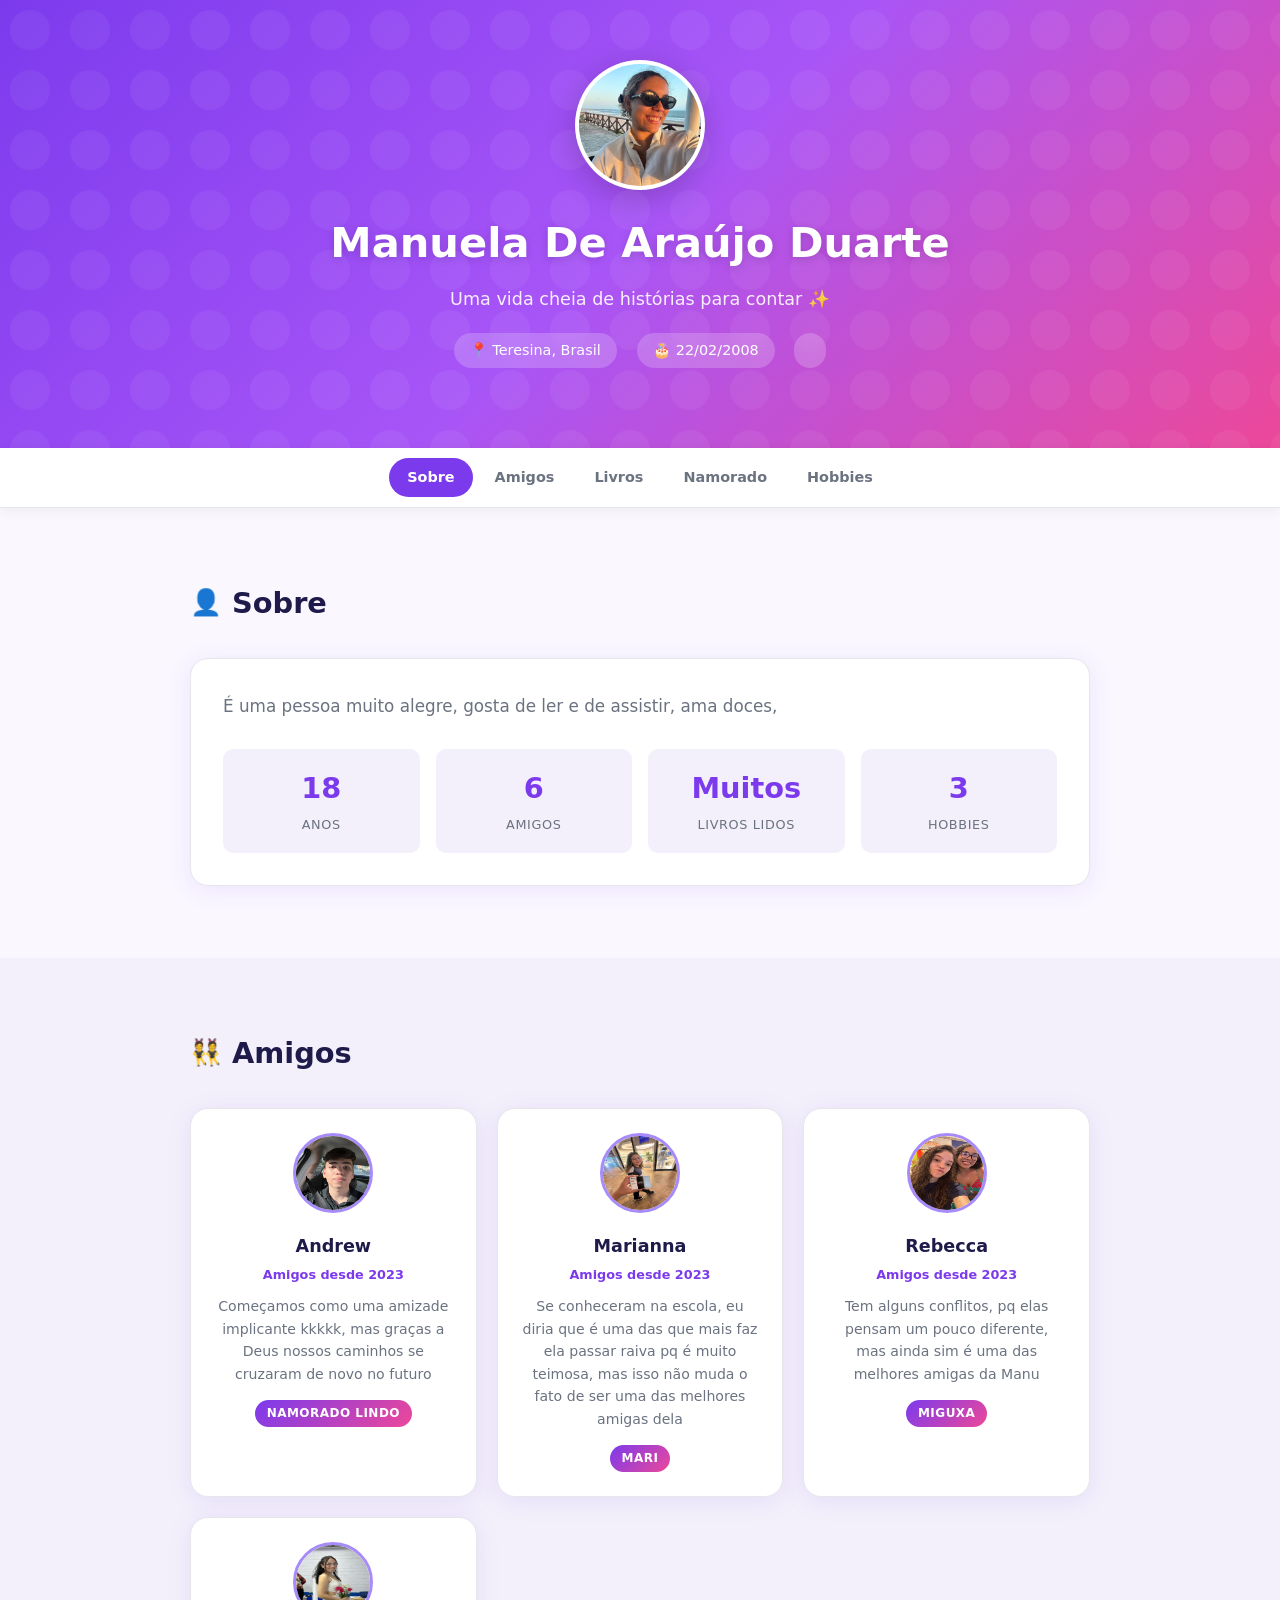
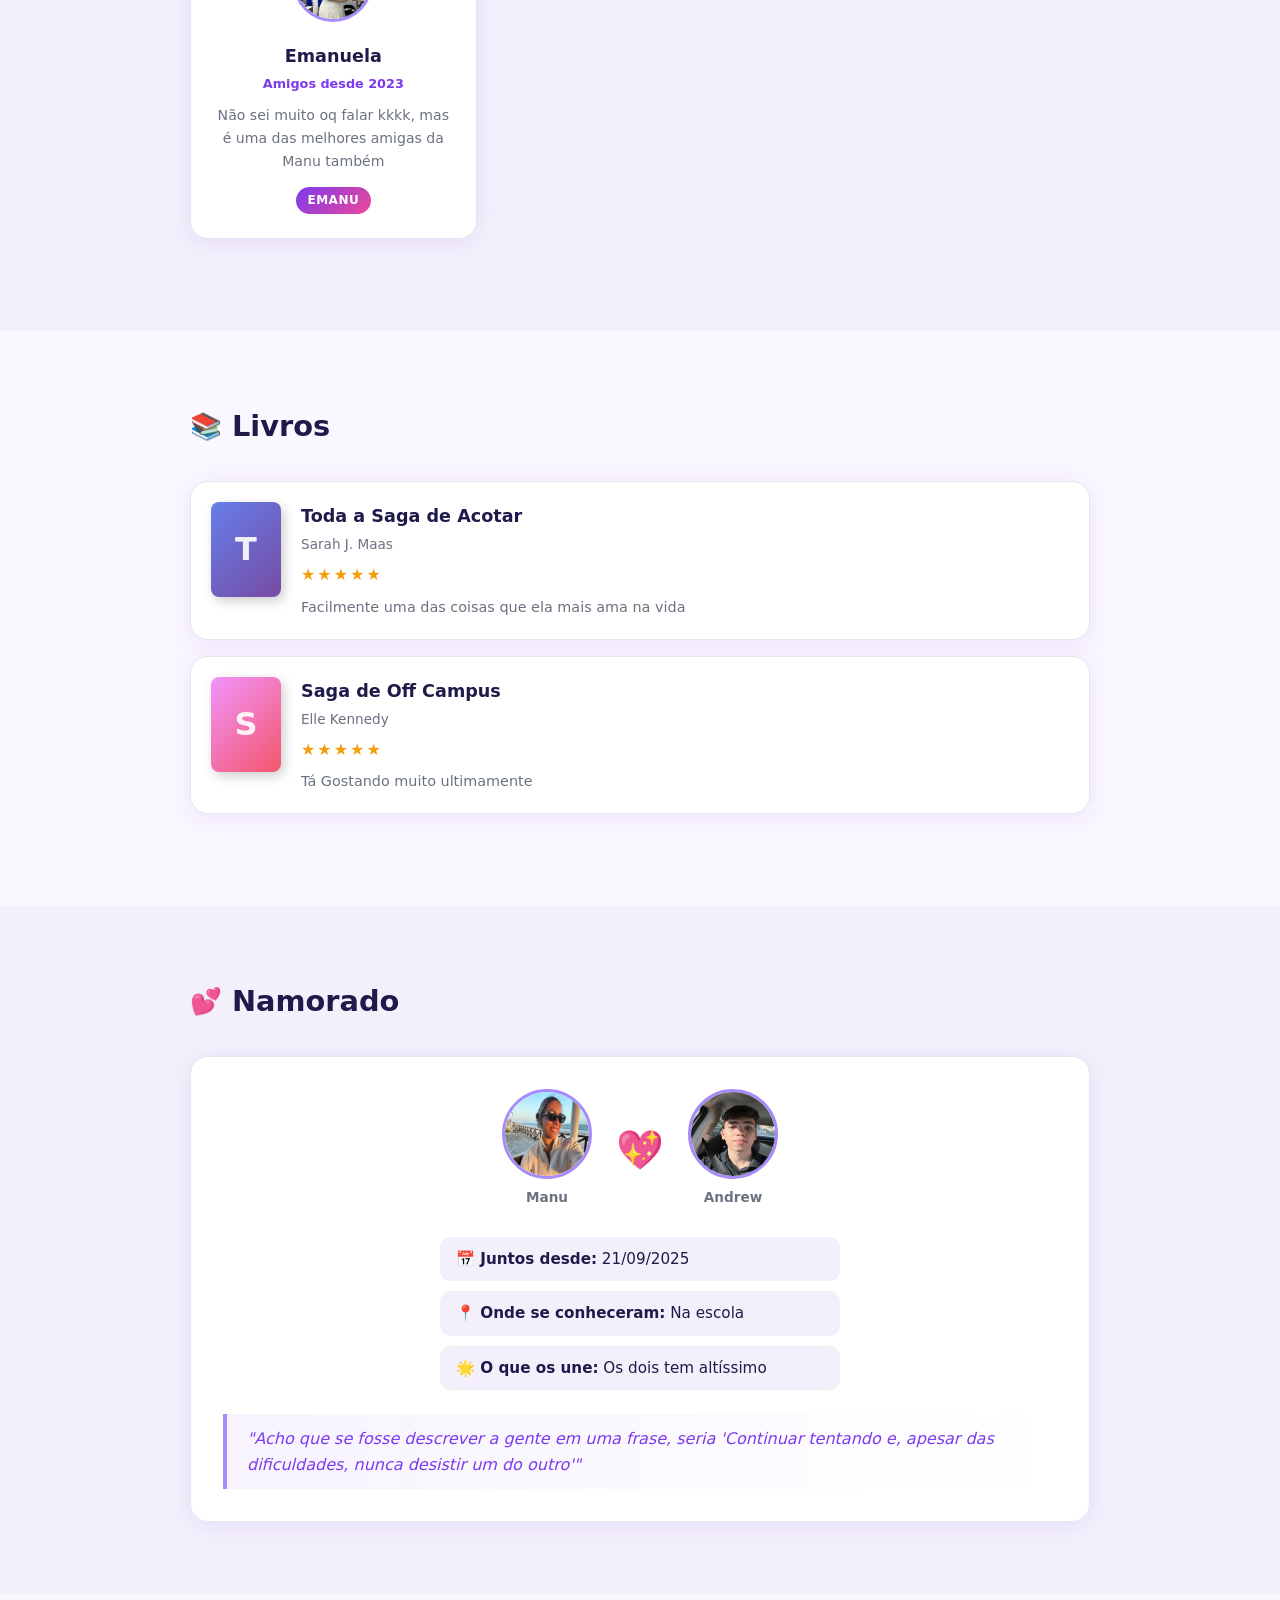
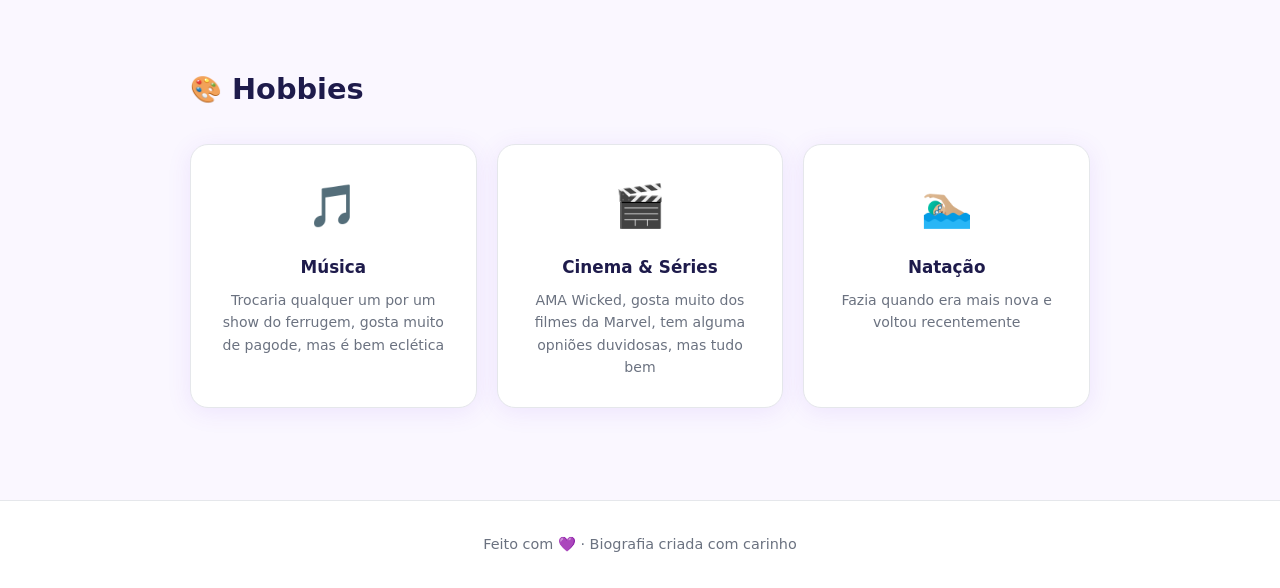
<file: index.html>
<!DOCTYPE html>
<html lang="pt-BR">
<head>
  <meta charset="UTF-8" />
  <meta name="viewport" content="width=device-width, initial-scale=1.0" />
  <title>Biografia</title>
  <link rel="stylesheet" href="style.css" />
</head>
<body>

  <header class="hero">
    <div class="hero-content">
      <div class="avatar-wrapper">
        <img id="avatar" src="" alt="Foto de perfil" class="avatar" />
      </div>
      <h1 class="name" id="hero-name"></h1>
      <p class="tagline" id="hero-tagline"></p>
      <div class="hero-meta">
        <span id="meta-location"></span>
        <span id="meta-birthday"></span>
        <span id="meta-sign"></span>
      </div>
    </div>
  </header>

  <nav class="sticky-nav">
    <a href="#sobre">Sobre</a>
    <a href="#amigos">Amigos</a>
    <a href="#livros">Livros</a>
    <a href="#namorado">Namorado</a>
    <a href="#hobbies">Hobbies</a>
  </nav>

  <main>

    <section id="sobre" class="section">
      <div class="section-inner">
        <h2 class="section-title"><span class="icon">👤</span> Sobre</h2>
        <div class="card about-card">
          <p class="bio-text" id="bio-text"></p>
          <div class="stats">
            <div class="stat"><strong id="stat-age"></strong><span>Anos</span></div>
            <div class="stat"><strong id="stat-friends"></strong><span>Amigos</span></div>
            <div class="stat"><strong id="stat-books"></strong><span>Livros lidos</span></div>
            <div class="stat"><strong id="stat-hobbies"></strong><span>Hobbies</span></div>
          </div>
        </div>
      </div>
    </section>

    <section id="amigos" class="section section-alt">
      <div class="section-inner">
        <h2 class="section-title"><span class="icon">👯</span> Amigos</h2>
        <div class="cards-grid" id="friends-grid"></div>
      </div>
    </section>

    <section id="livros" class="section">
      <div class="section-inner">
        <h2 class="section-title"><span class="icon">📚</span> Livros</h2>
        <div class="books-list" id="books-list"></div>
      </div>
    </section>

    <section id="namorado" class="section section-alt">
      <div class="section-inner">
        <h2 class="section-title"><span class="icon">💕</span> Namorado</h2>
        <div class="card couple-card" id="couple-card"></div>
      </div>
    </section>

    <section id="hobbies" class="section">
      <div class="section-inner">
        <h2 class="section-title"><span class="icon">🎨</span> Hobbies</h2>
        <div class="hobbies-grid" id="hobbies-grid"></div>
      </div>
    </section>

  </main>

  <footer class="footer">
    <p>Feito com 💜 · Biografia criada com carinho</p>
  </footer>

  <script>
  const BOOK_COLORS = [
    'linear-gradient(135deg,#667eea,#764ba2)',
    'linear-gradient(135deg,#f093fb,#f5576c)',
    'linear-gradient(135deg,#4facfe,#00f2fe)',
    'linear-gradient(135deg,#43e97b,#38f9d7)',
    'linear-gradient(135deg,#fa709a,#fee140)',
    'linear-gradient(135deg,#a18cd1,#fbc2eb)',
  ];

  function esc(s) {
    return String(s||'').replace(/&/g,'&amp;').replace(/</g,'&lt;').replace(/>/g,'&gt;').replace(/"/g,'&quot;');
  }

  function avatarUrl(seed, photo) {
    return photo || `https://api.dicebear.com/7.x/personas/svg?seed=${encodeURIComponent(seed)}`;
  }

  function render(d) {
    document.title = (d.name || 'Biografia') + ' · Biografia';

    document.getElementById('avatar').src = avatarUrl('profile', d.avatar);
    document.getElementById('hero-name').textContent = d.name || '';
    document.getElementById('hero-tagline').textContent = d.tagline || '';
    document.getElementById('meta-location').textContent = d.location ? '📍 ' + d.location : '';
    document.getElementById('meta-birthday').textContent = d.birthday ? '🎂 ' + d.birthday : '';
    document.getElementById('meta-sign').textContent = d.sign ? '⭐ ' + d.sign : '';

    document.getElementById('bio-text').textContent = d.bio || '';
    document.getElementById('stat-age').textContent = d.stats?.age || '—';
    document.getElementById('stat-friends').textContent = d.stats?.friends || '—';
    document.getElementById('stat-books').textContent = d.stats?.books || '—';
    document.getElementById('stat-hobbies').textContent = d.stats?.hobbies || '—';

    document.getElementById('friends-grid').innerHTML = (d.friends || []).map(f => `
      <div class="friend-card">
        <img src="${esc(avatarUrl(f.name, f.photo))}" alt="${esc(f.name)}" class="friend-avatar" />
        <h3>${esc(f.name)}</h3>
        <p class="friend-since">Amigos desde ${esc(f.since)}</p>
        <p class="friend-desc">${esc(f.desc)}</p>
        ${f.tag ? `<span class="tag">${esc(f.tag)}</span>` : ''}
      </div>
    `).join('');

    document.getElementById('books-list').innerHTML = (d.books || []).map((b, i) => {
      const s = Math.min(5, Math.max(1, parseInt(b.stars) || 5));
      return `
        <div class="book-card">
          <div class="book-cover" style="background:${BOOK_COLORS[i % BOOK_COLORS.length]}">
            <span class="book-initial">${esc((b.title||'?')[0].toUpperCase())}</span>
          </div>
          <div class="book-info">
            <h3>${esc(b.title)}</h3>
            <p class="book-author">${esc(b.author)}</p>
            <div class="stars">${'★'.repeat(s)}${'☆'.repeat(5-s)}</div>
            <p class="book-review">${esc(b.review)}</p>
          </div>
        </div>
      `;
    }).join('');

    const p = d.partner || {};
    document.getElementById('couple-card').innerHTML = `
      <div class="couple-avatars">
        <div class="couple-person">
          <img src="${esc(avatarUrl('me', p.myPhoto))}" alt="${esc(p.myName)}" class="couple-avatar" />
          <span>${esc(p.myName)}</span>
        </div>
        <div class="heart-center">💖</div>
        <div class="couple-person">
          <img src="${esc(avatarUrl('partner', p.partnerPhoto))}" alt="${esc(p.partnerName)}" class="couple-avatar" />
          <span>${esc(p.partnerName)}</span>
        </div>
      </div>
      <div class="couple-info">
        <div class="couple-detail"><strong>📅 Juntos desde:</strong> ${esc(p.since)}</div>
        <div class="couple-detail"><strong>📍 Onde se conheceram:</strong> ${esc(p.where)}</div>
        <div class="couple-detail"><strong>🌟 O que os une:</strong> ${esc(p.common)}</div>
      </div>
      <blockquote class="love-quote">"${esc(p.quote)}"</blockquote>
    `;

    document.getElementById('hobbies-grid').innerHTML = (d.hobbies || []).map(h => `
      <div class="hobby-card">
        <span class="hobby-icon">${esc(h.emoji)}</span>
        <h3>${esc(h.name)}</h3>
        <p>${esc(h.desc)}</p>
      </div>
    `).join('');

    const sections = document.querySelectorAll('section[id]');
    const links = document.querySelectorAll('.sticky-nav a');
    new IntersectionObserver(entries => {
      entries.forEach(e => {
        if (e.isIntersecting) {
          links.forEach(a => { a.style.background=''; a.style.color=''; });
          const a = document.querySelector(`.sticky-nav a[href="#${e.target.id}"]`);
          if (a) { a.style.background='var(--primary)'; a.style.color='#fff'; }
        }
      });
    }, { threshold: 0.4 }).observe && sections.forEach(s =>
      new IntersectionObserver(entries => {
        entries.forEach(e => {
          if (e.isIntersecting) {
            links.forEach(a => { a.style.background=''; a.style.color=''; });
            const a = document.querySelector(`.sticky-nav a[href="#${e.target.id}"]`);
            if (a) { a.style.background='var(--primary)'; a.style.color='#fff'; }
          }
        });
      }, { threshold: 0.4 }).observe(s)
    );
  }

  fetch('data.json?t=' + Date.now())
    .then(r => r.json())
    .then(render)
    .catch(() => {
      document.getElementById('hero-name').textContent = 'Carregando...';
    });
  </script>
</body>
</html>
</file>
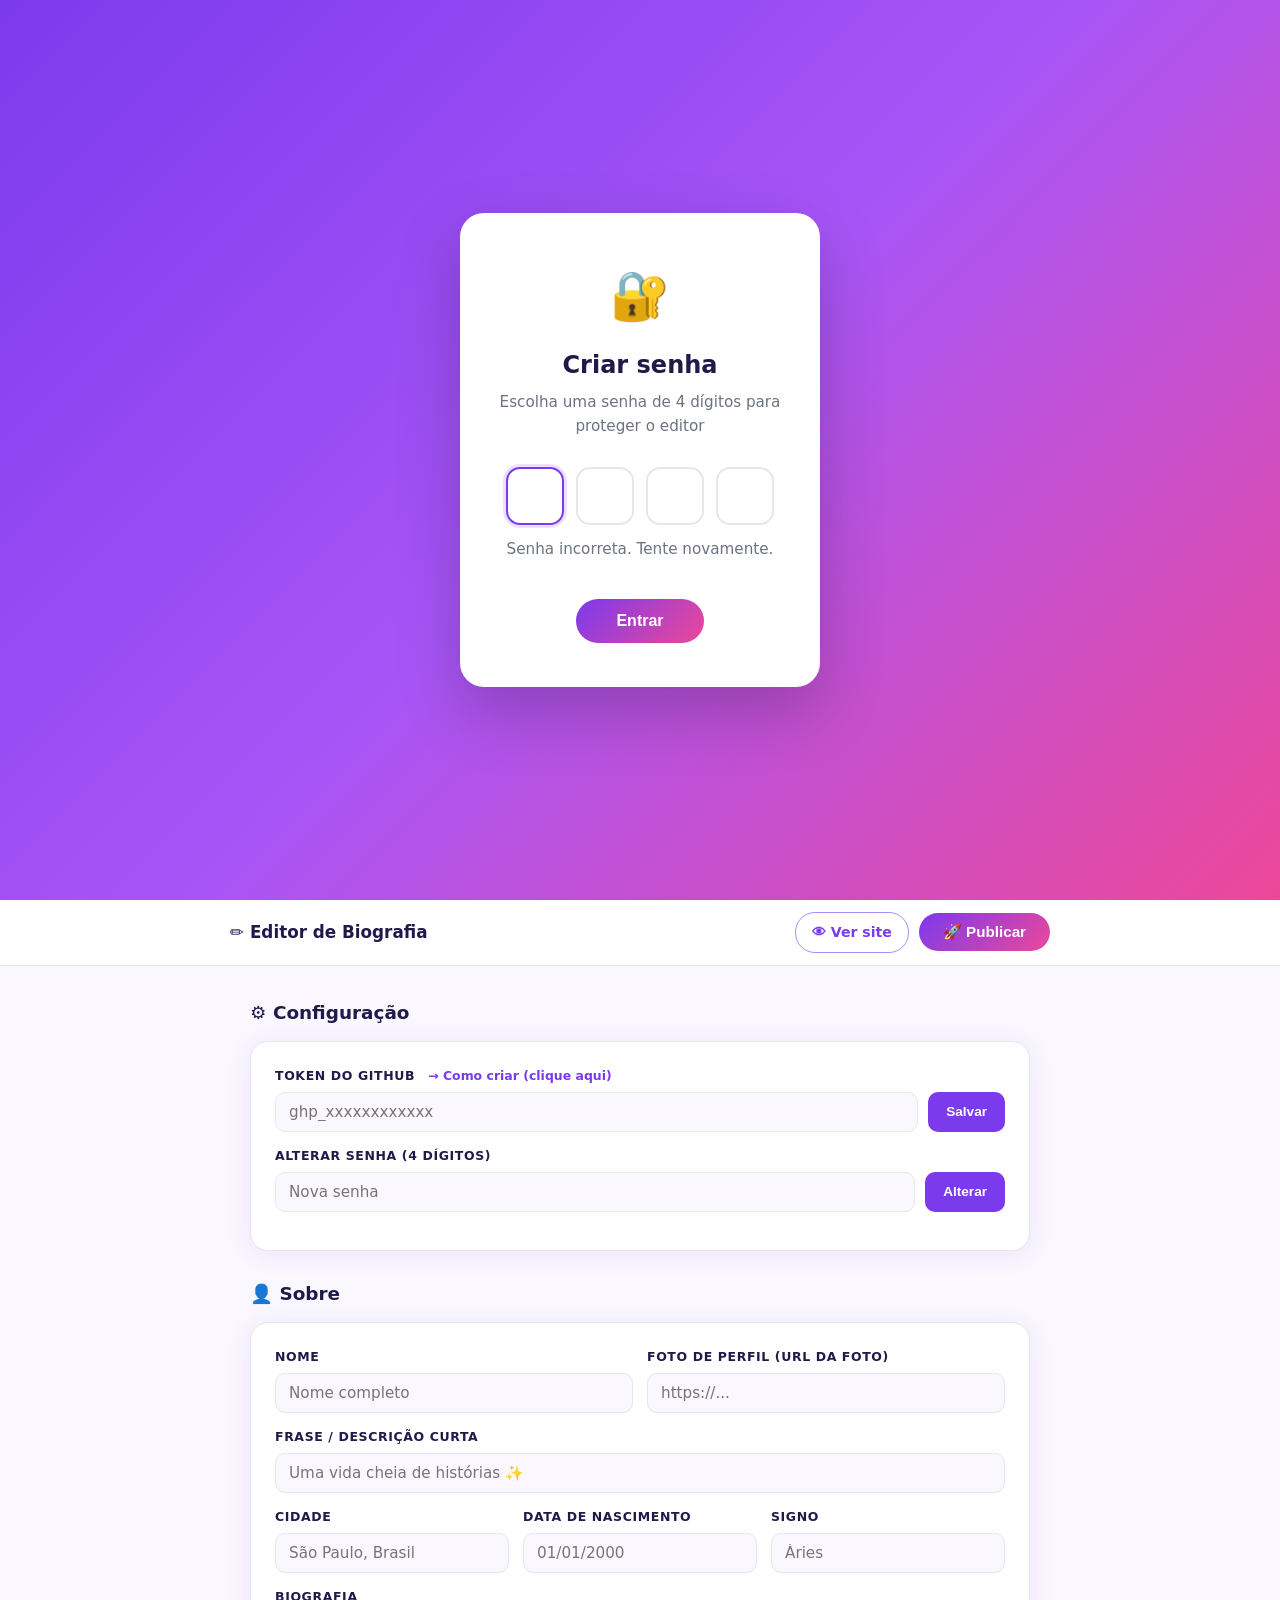
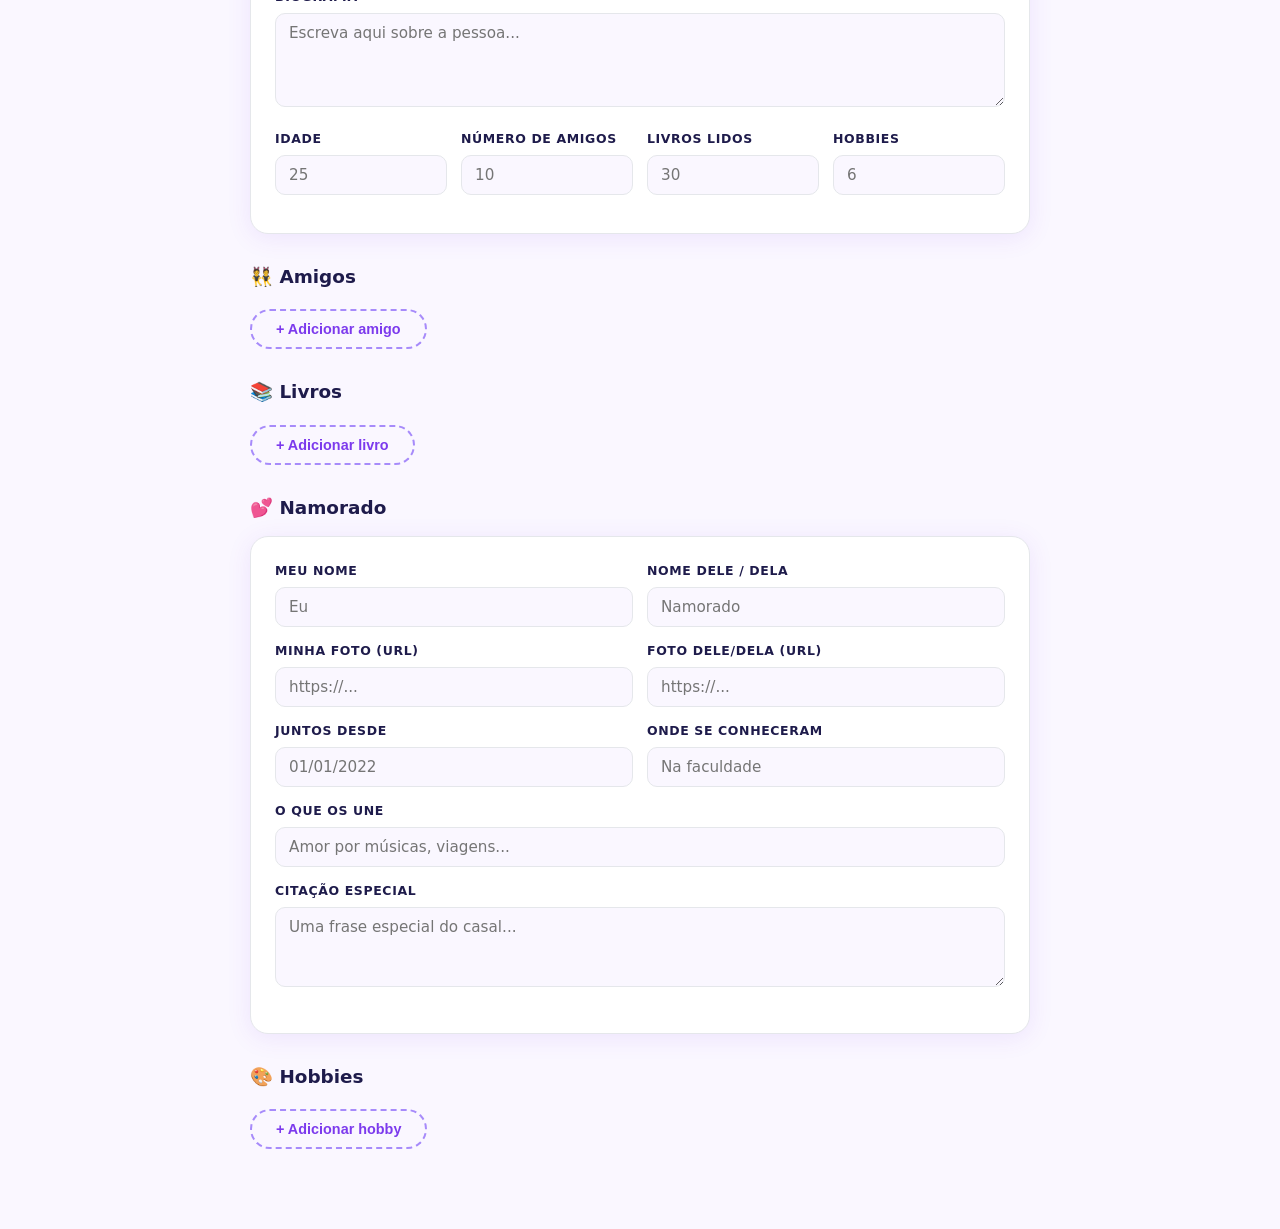
<file: admin.html>
<!DOCTYPE html>
<html lang="pt-BR">
<head>
  <meta charset="UTF-8" />
  <meta name="viewport" content="width=device-width, initial-scale=1.0" />
  <title>Editor · Biografia</title>
  <link rel="stylesheet" href="style.css" />
  <link rel="stylesheet" href="admin.css" />
</head>
<body>

<!-- TELA DE SENHA -->
<div id="pin-screen" class="pin-screen">
  <div class="pin-box">
    <div class="pin-icon">🔐</div>
    <h2 id="pin-title">Área restrita</h2>
    <p id="pin-subtitle">Digite sua senha de 4 dígitos</p>
    <div class="pin-inputs">
      <input type="password" inputmode="numeric" maxlength="1" class="pin-digit" />
      <input type="password" inputmode="numeric" maxlength="1" class="pin-digit" />
      <input type="password" inputmode="numeric" maxlength="1" class="pin-digit" />
      <input type="password" inputmode="numeric" maxlength="1" class="pin-digit" />
    </div>
    <p id="pin-error" class="pin-error hidden">Senha incorreta. Tente novamente.</p>
    <button onclick="checkPin()">Entrar</button>
  </div>
</div>

<!-- PAINEL ADMIN -->
<div id="admin-panel" class="hidden">

  <header class="admin-header">
    <div class="admin-header-inner">
      <span class="admin-logo">✏️ Editor de Biografia</span>
      <div style="display:flex;gap:10px;align-items:center">
        <a href="index.html" target="_blank" class="preview-link">👁 Ver site</a>
        <button class="publish-btn" id="publish-btn" onclick="publish()">
          <span id="publish-text">🚀 Publicar</span>
        </button>
      </div>
    </div>
  </header>

  <div class="admin-content">

    <!-- CONFIGURAÇÃO -->
    <div class="admin-section">
      <h3 class="admin-section-title">⚙️ Configuração</h3>
      <div class="admin-card">
        <div class="field-group">
          <label>Token do GitHub <a href="https://github.com/settings/tokens/new?scopes=public_repo&description=Biografia" target="_blank" class="help-link">→ Como criar (clique aqui)</a></label>
          <div class="input-row">
            <input type="password" id="token-input" placeholder="ghp_xxxxxxxxxxxx" autocomplete="off" />
            <button onclick="saveToken()" class="btn-sm">Salvar</button>
          </div>
          <p class="field-hint" id="token-status"></p>
        </div>
        <div class="field-group" style="margin-top:8px">
          <label>Alterar senha (4 dígitos)</label>
          <div class="input-row">
            <input type="password" inputmode="numeric" id="new-pin" maxlength="4" placeholder="Nova senha" />
            <button onclick="changePin()" class="btn-sm">Alterar</button>
          </div>
        </div>
      </div>
    </div>

    <!-- SOBRE -->
    <div class="admin-section">
      <h3 class="admin-section-title">👤 Sobre</h3>
      <div class="admin-card">
        <div class="fields-row">
          <div class="field-group">
            <label>Nome</label>
            <input type="text" id="f-name" placeholder="Nome completo" />
          </div>
          <div class="field-group">
            <label>Foto de perfil (URL da foto)</label>
            <input type="url" id="f-avatar" placeholder="https://..." />
          </div>
        </div>
        <div class="field-group">
          <label>Frase / descrição curta</label>
          <input type="text" id="f-tagline" placeholder="Uma vida cheia de histórias ✨" />
        </div>
        <div class="fields-row">
          <div class="field-group">
            <label>Cidade</label>
            <input type="text" id="f-location" placeholder="São Paulo, Brasil" />
          </div>
          <div class="field-group">
            <label>Data de nascimento</label>
            <input type="text" id="f-birthday" placeholder="01/01/2000" />
          </div>
          <div class="field-group">
            <label>Signo</label>
            <input type="text" id="f-sign" placeholder="Áries" />
          </div>
        </div>
        <div class="field-group">
          <label>Biografia</label>
          <textarea id="f-bio" rows="4" placeholder="Escreva aqui sobre a pessoa..."></textarea>
        </div>
        <div class="fields-row">
          <div class="field-group">
            <label>Idade</label>
            <input type="text" id="f-stat-age" placeholder="25" />
          </div>
          <div class="field-group">
            <label>Número de amigos</label>
            <input type="text" id="f-stat-friends" placeholder="10" />
          </div>
          <div class="field-group">
            <label>Livros lidos</label>
            <input type="text" id="f-stat-books" placeholder="30" />
          </div>
          <div class="field-group">
            <label>Hobbies</label>
            <input type="text" id="f-stat-hobbies" placeholder="6" />
          </div>
        </div>
      </div>
    </div>

    <!-- AMIGOS -->
    <div class="admin-section">
      <h3 class="admin-section-title">👯 Amigos</h3>
      <div id="friends-editor"></div>
      <button class="add-item-btn" onclick="addFriendItem()">+ Adicionar amigo</button>
    </div>

    <!-- LIVROS -->
    <div class="admin-section">
      <h3 class="admin-section-title">📚 Livros</h3>
      <div id="books-editor"></div>
      <button class="add-item-btn" onclick="addBookItem()">+ Adicionar livro</button>
    </div>

    <!-- NAMORADO -->
    <div class="admin-section">
      <h3 class="admin-section-title">💕 Namorado</h3>
      <div class="admin-card">
        <div class="fields-row">
          <div class="field-group">
            <label>Meu nome</label>
            <input type="text" id="f-my-name" placeholder="Eu" />
          </div>
          <div class="field-group">
            <label>Nome dele / dela</label>
            <input type="text" id="f-partner-name" placeholder="Namorado" />
          </div>
        </div>
        <div class="fields-row">
          <div class="field-group">
            <label>Minha foto (URL)</label>
            <input type="url" id="f-my-photo" placeholder="https://..." />
          </div>
          <div class="field-group">
            <label>Foto dele/dela (URL)</label>
            <input type="url" id="f-partner-photo" placeholder="https://..." />
          </div>
        </div>
        <div class="fields-row">
          <div class="field-group">
            <label>Juntos desde</label>
            <input type="text" id="f-partner-since" placeholder="01/01/2022" />
          </div>
          <div class="field-group">
            <label>Onde se conheceram</label>
            <input type="text" id="f-partner-where" placeholder="Na faculdade" />
          </div>
        </div>
        <div class="field-group">
          <label>O que os une</label>
          <input type="text" id="f-partner-common" placeholder="Amor por músicas, viagens..." />
        </div>
        <div class="field-group">
          <label>Citação especial</label>
          <textarea id="f-partner-quote" placeholder="Uma frase especial do casal..."></textarea>
        </div>
      </div>
    </div>

    <!-- HOBBIES -->
    <div class="admin-section">
      <h3 class="admin-section-title">🎨 Hobbies</h3>
      <div id="hobbies-editor"></div>
      <button class="add-item-btn" onclick="addHobbyItem()">+ Adicionar hobby</button>
    </div>

  </div>
</div>

<!-- TOAST -->
<div id="toast" class="toast hidden"></div>

<script>
const REPO_OWNER = 'andrewtavares-create';
const REPO_NAME  = 'Site-biogr-fico-';
const BRANCH     = 'gh-pages';

// ===== PIN =====
(function initPin() {
  const stored = localStorage.getItem('bio_pin');
  if (!stored) {
    document.getElementById('pin-title').textContent = 'Criar senha';
    document.getElementById('pin-subtitle').textContent = 'Escolha uma senha de 4 dígitos para proteger o editor';
  }
  const digits = document.querySelectorAll('.pin-digit');
  digits.forEach((d, i) => {
    d.addEventListener('input', () => {
      d.value = d.value.replace(/\D/g, '');
      if (d.value && i < digits.length - 1) digits[i+1].focus();
    });
    d.addEventListener('keydown', e => {
      if (e.key === 'Backspace' && !d.value && i > 0) digits[i-1].focus();
      if (e.key === 'Enter') checkPin();
    });
  });
  digits[0].focus();
})();

function checkPin() {
  const pin = Array.from(document.querySelectorAll('.pin-digit')).map(d => d.value).join('');
  if (pin.length < 4) return;
  const stored = localStorage.getItem('bio_pin');
  if (!stored) {
    localStorage.setItem('bio_pin', pin);
    unlockPanel();
  } else if (pin === stored) {
    unlockPanel();
  } else {
    document.getElementById('pin-error').classList.remove('hidden');
    document.querySelectorAll('.pin-digit').forEach(d => {
      d.value = '';
      d.classList.add('shake');
      setTimeout(() => d.classList.remove('shake'), 400);
    });
    document.querySelectorAll('.pin-digit')[0].focus();
  }
}

function unlockPanel() {
  document.getElementById('pin-screen').classList.add('hidden');
  document.getElementById('admin-panel').classList.remove('hidden');
  loadData();
}

function changePin() {
  const p = document.getElementById('new-pin').value.replace(/\D/g, '');
  if (p.length !== 4) { toast('A senha deve ter exatamente 4 dígitos', 'error'); return; }
  localStorage.setItem('bio_pin', p);
  document.getElementById('new-pin').value = '';
  toast('Senha alterada com sucesso!', 'success');
}

// ===== TOKEN =====
function saveToken() {
  const t = document.getElementById('token-input').value.trim();
  if (!t) return;
  localStorage.setItem('bio_token', t);
  document.getElementById('token-input').value = '';
  updateTokenStatus();
  toast('Token salvo!', 'success');
}

function updateTokenStatus() {
  const el = document.getElementById('token-status');
  if (localStorage.getItem('bio_token')) {
    el.textContent = '✅ Token configurado — pronto para publicar';
    el.style.color = '#059669';
  } else {
    el.textContent = '⚠️ Token não configurado. Sem ele não é possível publicar.';
    el.style.color = '#d97706';
  }
}

// ===== LOAD =====
async function loadData() {
  updateTokenStatus();
  let data;
  try {
    const r = await fetch('data.json?t=' + Date.now());
    data = await r.json();
  } catch { data = defaultData(); }
  fillForm(data);
}

function defaultData() {
  return {
    name:'', tagline:'', location:'', birthday:'', sign:'', avatar:'', bio:'',
    stats:{age:'', friends:'', books:'', hobbies:''},
    friends:[], books:[],
    partner:{myName:'Eu', partnerName:'', since:'', where:'', common:'', quote:'', myPhoto:'', partnerPhoto:''},
    hobbies:[]
  };
}

function fillForm(d) {
  val('f-name', d.name); val('f-avatar', d.avatar);
  val('f-tagline', d.tagline); val('f-location', d.location);
  val('f-birthday', d.birthday); val('f-sign', d.sign);
  val('f-bio', d.bio);
  val('f-stat-age', d.stats?.age); val('f-stat-friends', d.stats?.friends);
  val('f-stat-books', d.stats?.books); val('f-stat-hobbies', d.stats?.hobbies);
  const p = d.partner || {};
  val('f-my-name', p.myName); val('f-partner-name', p.partnerName);
  val('f-my-photo', p.myPhoto); val('f-partner-photo', p.partnerPhoto);
  val('f-partner-since', p.since); val('f-partner-where', p.where);
  val('f-partner-common', p.common); val('f-partner-quote', p.quote);
  document.getElementById('friends-editor').innerHTML = '';
  (d.friends||[]).forEach(f => addFriendItem(f));
  document.getElementById('books-editor').innerHTML = '';
  (d.books||[]).forEach(b => addBookItem(b));
  document.getElementById('hobbies-editor').innerHTML = '';
  (d.hobbies||[]).forEach(h => addHobbyItem(h));
}

function val(id, v) { const e = document.getElementById(id); if (e) e.value = v||''; }

// ===== DYNAMIC ITEMS =====
let uid = 1;

function addFriendItem(f = {}) {
  const id = uid++;
  const div = document.createElement('div');
  div.className = 'admin-card item-card';
  div.innerHTML = `
    <button class="remove-btn" onclick="this.closest('.item-card').remove()" title="Remover">✕</button>
    <div class="fields-row">
      <div class="field-group"><label>Nome</label><input type="text" name="name" value="${x(f.name)}" placeholder="Nome do amigo" /></div>
      <div class="field-group"><label>Amigos desde</label><input type="text" name="since" value="${x(f.since)}" placeholder="2019" /></div>
      <div class="field-group"><label>Rótulo</label><input type="text" name="tag" value="${x(f.tag)}" placeholder="Melhor amigo" /></div>
    </div>
    <div class="field-group"><label>Foto (URL)</label><input type="url" name="photo" value="${x(f.photo)}" placeholder="https://..." /></div>
    <div class="field-group"><label>Descrição</label><textarea name="desc" placeholder="Como se conheceram...">${x(f.desc)}</textarea></div>
  `;
  document.getElementById('friends-editor').appendChild(div);
}

function addBookItem(b = {}) {
  const div = document.createElement('div');
  div.className = 'admin-card item-card';
  div.innerHTML = `
    <button class="remove-btn" onclick="this.closest('.item-card').remove()" title="Remover">✕</button>
    <div class="fields-row">
      <div class="field-group"><label>Título</label><input type="text" name="title" value="${x(b.title)}" placeholder="Nome do livro" /></div>
      <div class="field-group"><label>Autor</label><input type="text" name="author" value="${x(b.author)}" placeholder="Nome do autor" /></div>
      <div class="field-group"><label>Estrelas (1-5)</label><input type="number" name="stars" min="1" max="5" value="${b.stars||5}" /></div>
    </div>
    <div class="field-group"><label>Opinião</label><textarea name="review" placeholder="O que achou do livro?">${x(b.review)}</textarea></div>
  `;
  document.getElementById('books-editor').appendChild(div);
}

function addHobbyItem(h = {}) {
  const div = document.createElement('div');
  div.className = 'admin-card item-card';
  div.innerHTML = `
    <button class="remove-btn" onclick="this.closest('.item-card').remove()" title="Remover">✕</button>
    <div class="fields-row">
      <div class="field-group" style="max-width:100px"><label>Emoji</label><input type="text" name="emoji" value="${x(h.emoji)}" placeholder="🎵" /></div>
      <div class="field-group"><label>Nome</label><input type="text" name="name" value="${x(h.name)}" placeholder="Música" /></div>
    </div>
    <div class="field-group"><label>Descrição</label><textarea name="desc" placeholder="Conte sobre esse hobby...">${x(h.desc)}</textarea></div>
  `;
  document.getElementById('hobbies-editor').appendChild(div);
}

// ===== COLLECT =====
function collect() {
  return {
    name: g('f-name'), tagline: g('f-tagline'),
    location: g('f-location'), birthday: g('f-birthday'),
    sign: g('f-sign'), avatar: g('f-avatar'), bio: g('f-bio'),
    stats: {
      age: g('f-stat-age'), friends: g('f-stat-friends'),
      books: g('f-stat-books'), hobbies: g('f-stat-hobbies')
    },
    friends: items('friends-editor', ['name','since','tag','photo','desc']),
    books:   items('books-editor',   ['title','author','stars','review']),
    partner: {
      myName: g('f-my-name'), partnerName: g('f-partner-name'),
      myPhoto: g('f-my-photo'), partnerPhoto: g('f-partner-photo'),
      since: g('f-partner-since'), where: g('f-partner-where'),
      common: g('f-partner-common'), quote: g('f-partner-quote')
    },
    hobbies: items('hobbies-editor', ['emoji','name','desc'])
  };
}

function g(id) { const e = document.getElementById(id); return e ? e.value.trim() : ''; }

function items(containerId, fields) {
  return Array.from(document.querySelectorAll(`#${containerId} .item-card`)).map((card, i) => {
    const obj = { id: i + 1 };
    fields.forEach(f => { const e = card.querySelector(`[name="${f}"]`); obj[f] = e ? e.value.trim() : ''; });
    return obj;
  });
}

// ===== PUBLISH =====
async function publish() {
  const token = localStorage.getItem('bio_token');
  if (!token) {
    toast('Configure o token do GitHub primeiro (seção Configuração acima)', 'error');
    document.querySelector('.admin-section').scrollIntoView({ behavior: 'smooth' });
    return;
  }

  const btn = document.getElementById('publish-btn');
  const txt = document.getElementById('publish-text');
  btn.disabled = true;
  txt.textContent = '⏳ Publicando...';

  const json = JSON.stringify(collect(), null, 2);
  const encoded = btoa(unescape(encodeURIComponent(json)));

  try {
    const getRes = await fetch(
      `https://api.github.com/repos/${REPO_OWNER}/${REPO_NAME}/contents/data.json?ref=${BRANCH}`,
      { headers: { Authorization: `token ${token}`, Accept: 'application/vnd.github+json' } }
    );
    const sha = getRes.ok ? (await getRes.json()).sha : undefined;

    const body = { message: 'Atualizar biografia', content: encoded, branch: BRANCH };
    if (sha) body.sha = sha;

    const putRes = await fetch(
      `https://api.github.com/repos/${REPO_OWNER}/${REPO_NAME}/contents/data.json`,
      {
        method: 'PUT',
        headers: { Authorization: `token ${token}`, 'Content-Type': 'application/json', Accept: 'application/vnd.github+json' },
        body: JSON.stringify(body)
      }
    );

    if (putRes.ok) {
      toast('✅ Publicado! O site atualiza em instantes.', 'success');
    } else {
      const err = await putRes.json();
      toast('Erro: ' + (err.message || 'Falha ao publicar'), 'error');
    }
  } catch (e) {
    toast('Erro de conexão: ' + e.message, 'error');
  }

  btn.disabled = false;
  txt.textContent = '🚀 Publicar';
}

// ===== HELPERS =====
function x(s) { return String(s||'').replace(/&/g,'&amp;').replace(/</g,'&lt;').replace(/>/g,'&gt;').replace(/"/g,'&quot;'); }

function toast(msg, type = 'info') {
  const el = document.getElementById('toast');
  el.textContent = msg;
  el.className = 'toast ' + type;
  clearTimeout(el._t);
  el._t = setTimeout(() => el.classList.add('hidden'), 4000);
}
</script>

</body>
</html>
</file>
<file: style.css>
/* ===== RESET & BASE ===== */
*, *::before, *::after { box-sizing: border-box; margin: 0; padding: 0; }

:root {
  --primary: #7c3aed;
  --primary-light: #a78bfa;
  --primary-dark: #5b21b6;
  --accent: #ec4899;
  --bg: #faf7ff;
  --bg-alt: #f3f0fb;
  --card-bg: #ffffff;
  --text: #1e1b4b;
  --text-muted: #6b7280;
  --border: #e5e7eb;
  --shadow: 0 4px 24px rgba(124, 58, 237, 0.10);
  --radius: 18px;
  --radius-sm: 10px;
}

html { scroll-behavior: smooth; }

body {
  font-family: 'Segoe UI', system-ui, -apple-system, sans-serif;
  background: var(--bg);
  color: var(--text);
  line-height: 1.6;
}

/* ===== HERO ===== */
.hero {
  position: relative;
  min-height: 420px;
  display: flex;
  align-items: center;
  justify-content: center;
  text-align: center;
  background: linear-gradient(135deg, #7c3aed 0%, #a855f7 50%, #ec4899 100%);
  overflow: hidden;
  padding: 60px 20px 80px;
}

.hero::before {
  content: '';
  position: absolute;
  inset: 0;
  background: url("data:image/svg+xml,%3Csvg width='60' height='60' viewBox='0 0 60 60' xmlns='http://www.w3.org/2000/svg'%3E%3Cg fill='none' fill-rule='evenodd'%3E%3Cg fill='%23ffffff' fill-opacity='0.05'%3E%3Ccircle cx='30' cy='30' r='20'/%3E%3C/g%3E%3C/g%3E%3C/svg%3E");
}

.hero-content { position: relative; z-index: 1; }

.avatar-wrapper {
  width: 130px;
  height: 130px;
  margin: 0 auto 20px;
  border-radius: 50%;
  border: 4px solid rgba(255,255,255,0.8);
  overflow: hidden;
  background: #fff;
  box-shadow: 0 8px 32px rgba(0,0,0,0.2);
}

.avatar { width: 100%; height: 100%; object-fit: cover; }

.name {
  font-size: 2.6rem;
  font-weight: 800;
  color: #fff;
  text-shadow: 0 2px 8px rgba(0,0,0,0.15);
  margin-bottom: 8px;
}

.tagline {
  font-size: 1.1rem;
  color: rgba(255,255,255,0.9);
  margin-bottom: 20px;
}

.hero-meta {
  display: flex;
  gap: 20px;
  justify-content: center;
  flex-wrap: wrap;
}

.hero-meta span {
  background: rgba(255,255,255,0.2);
  color: #fff;
  padding: 6px 16px;
  border-radius: 20px;
  font-size: 0.9rem;
  backdrop-filter: blur(8px);
}

/* ===== NAV ===== */
.sticky-nav {
  position: sticky;
  top: 0;
  z-index: 100;
  background: rgba(255,255,255,0.95);
  backdrop-filter: blur(12px);
  border-bottom: 1px solid var(--border);
  display: flex;
  justify-content: center;
  gap: 4px;
  padding: 10px 20px;
  box-shadow: 0 2px 12px rgba(0,0,0,0.06);
}

.sticky-nav a {
  text-decoration: none;
  color: var(--text-muted);
  font-weight: 600;
  font-size: 0.9rem;
  padding: 8px 18px;
  border-radius: 20px;
  transition: all 0.2s;
}

.sticky-nav a:hover {
  background: var(--primary);
  color: #fff;
}

/* ===== SECTIONS ===== */
.section { padding: 72px 20px; }
.section-alt { background: var(--bg-alt); }
.section-inner { max-width: 900px; margin: 0 auto; }

.section-title {
  font-size: 1.8rem;
  font-weight: 800;
  color: var(--text);
  margin-bottom: 32px;
  display: flex;
  align-items: center;
  gap: 10px;
}

.icon { font-size: 1.6rem; }

/* ===== CARDS ===== */
.card {
  background: var(--card-bg);
  border-radius: var(--radius);
  padding: 32px;
  box-shadow: var(--shadow);
  border: 1px solid var(--border);
}

/* ===== ABOUT ===== */
.bio-text {
  font-size: 1.05rem;
  color: var(--text-muted);
  margin-bottom: 28px;
  line-height: 1.8;
}

.stats {
  display: flex;
  gap: 16px;
  flex-wrap: wrap;
}

.stat {
  flex: 1;
  min-width: 100px;
  text-align: center;
  background: var(--bg-alt);
  border-radius: var(--radius-sm);
  padding: 16px 12px;
}

.stat strong {
  display: block;
  font-size: 1.8rem;
  font-weight: 800;
  color: var(--primary);
}

.stat span {
  font-size: 0.8rem;
  color: var(--text-muted);
  text-transform: uppercase;
  letter-spacing: 0.05em;
}

/* ===== FRIENDS ===== */
.cards-grid {
  display: grid;
  grid-template-columns: repeat(auto-fill, minmax(240px, 1fr));
  gap: 20px;
  margin-bottom: 20px;
}

.friend-card {
  background: var(--card-bg);
  border-radius: var(--radius);
  padding: 24px;
  text-align: center;
  box-shadow: var(--shadow);
  border: 1px solid var(--border);
  transition: transform 0.2s, box-shadow 0.2s;
}

.friend-card:hover {
  transform: translateY(-4px);
  box-shadow: 0 12px 32px rgba(124, 58, 237, 0.16);
}

.friend-avatar {
  width: 80px;
  height: 80px;
  border-radius: 50%;
  border: 3px solid var(--primary-light);
  margin-bottom: 12px;
  background: var(--bg-alt);
}

.friend-card h3 { font-size: 1.1rem; margin-bottom: 4px; }

.friend-since {
  font-size: 0.8rem;
  color: var(--primary);
  font-weight: 600;
  margin-bottom: 10px;
}

.friend-desc {
  font-size: 0.88rem;
  color: var(--text-muted);
  margin-bottom: 14px;
  line-height: 1.6;
}

.tag {
  display: inline-block;
  background: linear-gradient(135deg, var(--primary), var(--accent));
  color: #fff;
  font-size: 0.75rem;
  font-weight: 700;
  padding: 4px 12px;
  border-radius: 20px;
  text-transform: uppercase;
  letter-spacing: 0.04em;
}

/* ===== BOOKS ===== */
.books-list {
  display: flex;
  flex-direction: column;
  gap: 16px;
  margin-bottom: 20px;
}

.book-card {
  background: var(--card-bg);
  border-radius: var(--radius);
  padding: 20px;
  display: flex;
  gap: 20px;
  align-items: flex-start;
  box-shadow: var(--shadow);
  border: 1px solid var(--border);
  transition: transform 0.2s;
}

.book-card:hover { transform: translateX(4px); }

.book-cover {
  width: 70px;
  height: 95px;
  border-radius: 8px;
  flex-shrink: 0;
  display: flex;
  align-items: center;
  justify-content: center;
  box-shadow: 3px 4px 12px rgba(0,0,0,0.2);
}

.book-initial {
  font-size: 2rem;
  font-weight: 800;
  color: rgba(255,255,255,0.9);
}

.book-info { flex: 1; }
.book-info h3 { font-size: 1.1rem; margin-bottom: 4px; }

.book-author {
  font-size: 0.85rem;
  color: var(--text-muted);
  margin-bottom: 6px;
}

.stars {
  color: #f59e0b;
  font-size: 1rem;
  margin-bottom: 8px;
  letter-spacing: 2px;
}

.book-review {
  font-size: 0.9rem;
  color: var(--text-muted);
  line-height: 1.6;
}

/* ===== COUPLE ===== */
.couple-card { text-align: center; }

.couple-avatars {
  display: flex;
  align-items: center;
  justify-content: center;
  gap: 24px;
  margin-bottom: 28px;
}

.couple-person {
  display: flex;
  flex-direction: column;
  align-items: center;
  gap: 8px;
}

.couple-person span {
  font-size: 0.85rem;
  font-weight: 600;
  color: var(--text-muted);
}

.couple-avatar {
  width: 90px;
  height: 90px;
  border-radius: 50%;
  border: 3px solid var(--primary-light);
  background: var(--bg-alt);
}

.heart-center {
  font-size: 2.4rem;
  animation: pulse 1.5s ease-in-out infinite;
}

@keyframes pulse {
  0%, 100% { transform: scale(1); }
  50% { transform: scale(1.15); }
}

.couple-info {
  display: flex;
  flex-direction: column;
  gap: 10px;
  margin-bottom: 24px;
  text-align: left;
  max-width: 400px;
  margin-inline: auto;
}

.couple-detail {
  background: var(--bg-alt);
  padding: 10px 16px;
  border-radius: var(--radius-sm);
  font-size: 0.95rem;
}

.love-quote {
  font-size: 1rem;
  font-style: italic;
  color: var(--primary);
  border-left: 4px solid var(--primary-light);
  padding: 12px 20px;
  background: linear-gradient(to right, rgba(124,58,237,0.06), transparent);
  border-radius: 0 8px 8px 0;
  margin-top: 8px;
  text-align: left;
}

/* ===== HOBBIES ===== */
.hobbies-grid {
  display: grid;
  grid-template-columns: repeat(auto-fill, minmax(220px, 1fr));
  gap: 20px;
  margin-bottom: 20px;
}

.hobby-card {
  background: var(--card-bg);
  border-radius: var(--radius);
  padding: 28px 22px;
  text-align: center;
  box-shadow: var(--shadow);
  border: 1px solid var(--border);
  transition: transform 0.2s, box-shadow 0.2s;
  cursor: default;
}

.hobby-card:hover {
  transform: translateY(-6px);
  box-shadow: 0 16px 40px rgba(124, 58, 237, 0.14);
}

.hobby-icon {
  font-size: 2.6rem;
  margin-bottom: 14px;
  display: block;
}

.hobby-card h3 {
  font-size: 1.05rem;
  margin-bottom: 8px;
  color: var(--text);
}

.hobby-card p {
  font-size: 0.88rem;
  color: var(--text-muted);
  line-height: 1.6;
}

/* ===== ADD BUTTON ===== */
.add-btn {
  display: inline-flex;
  align-items: center;
  gap: 6px;
  background: none;
  border: 2px dashed var(--primary-light);
  color: var(--primary);
  font-size: 0.95rem;
  font-weight: 600;
  padding: 10px 24px;
  border-radius: 20px;
  cursor: pointer;
  transition: all 0.2s;
  margin-top: 8px;
}

.add-btn:hover {
  background: var(--primary);
  border-style: solid;
  color: #fff;
}

/* ===== MODAL ===== */
.modal {
  position: fixed;
  inset: 0;
  background: rgba(0,0,0,0.5);
  display: flex;
  align-items: center;
  justify-content: center;
  z-index: 999;
  backdrop-filter: blur(4px);
  padding: 20px;
}

.modal.hidden { display: none; }

.modal-box {
  background: #fff;
  border-radius: var(--radius);
  padding: 32px;
  width: 100%;
  max-width: 460px;
  box-shadow: 0 24px 64px rgba(0,0,0,0.2);
  animation: slideUp 0.2s ease;
}

@keyframes slideUp {
  from { transform: translateY(20px); opacity: 0; }
  to { transform: translateY(0); opacity: 1; }
}

.modal-box h3 {
  font-size: 1.3rem;
  margin-bottom: 20px;
  color: var(--text);
}

.modal-fields label {
  display: block;
  font-size: 0.85rem;
  font-weight: 600;
  color: var(--text);
  margin-bottom: 4px;
  margin-top: 14px;
}

.modal-fields input,
.modal-fields textarea,
.modal-fields select {
  width: 100%;
  border: 1.5px solid var(--border);
  border-radius: var(--radius-sm);
  padding: 10px 14px;
  font-size: 0.95rem;
  color: var(--text);
  background: var(--bg);
  outline: none;
  transition: border-color 0.2s;
  font-family: inherit;
}

.modal-fields input:focus,
.modal-fields textarea:focus {
  border-color: var(--primary);
}

.modal-fields textarea { resize: vertical; min-height: 80px; }

.modal-actions {
  display: flex;
  gap: 10px;
  justify-content: flex-end;
  margin-top: 24px;
}

.btn-cancel {
  background: none;
  border: 1.5px solid var(--border);
  color: var(--text-muted);
  padding: 10px 20px;
  border-radius: 20px;
  cursor: pointer;
  font-size: 0.9rem;
  font-weight: 600;
  transition: all 0.2s;
}

.btn-cancel:hover { background: var(--border); }

.btn-save {
  background: linear-gradient(135deg, var(--primary), var(--accent));
  border: none;
  color: #fff;
  padding: 10px 24px;
  border-radius: 20px;
  cursor: pointer;
  font-size: 0.9rem;
  font-weight: 700;
  transition: opacity 0.2s;
}

.btn-save:hover { opacity: 0.9; }

/* ===== FOOTER ===== */
.footer {
  text-align: center;
  padding: 32px;
  color: var(--text-muted);
  font-size: 0.9rem;
  border-top: 1px solid var(--border);
  background: var(--card-bg);
}

/* ===== RESPONSIVE ===== */
@media (max-width: 600px) {
  .name { font-size: 1.9rem; }
  .sticky-nav { gap: 2px; padding: 8px 10px; overflow-x: auto; }
  .sticky-nav a { font-size: 0.8rem; padding: 7px 12px; white-space: nowrap; }
  .section { padding: 48px 16px; }
  .book-card { flex-direction: column; align-items: center; text-align: center; }
  .couple-info { text-align: center; }
}
</file>
<file: admin.css>
/* ===== PIN SCREEN ===== */
.pin-screen {
  min-height: 100vh;
  display: flex;
  align-items: center;
  justify-content: center;
  background: linear-gradient(135deg, #7c3aed 0%, #a855f7 50%, #ec4899 100%);
  padding: 20px;
}

.pin-box {
  background: #fff;
  border-radius: 24px;
  padding: 44px 36px;
  text-align: center;
  width: 100%;
  max-width: 360px;
  box-shadow: 0 24px 64px rgba(0,0,0,0.22);
}

.pin-icon { font-size: 3rem; margin-bottom: 12px; }
.pin-box h2 { font-size: 1.5rem; margin-bottom: 6px; color: var(--text); }
.pin-box > p { color: var(--text-muted); margin-bottom: 28px; font-size: 0.95rem; }

.pin-inputs {
  display: flex;
  gap: 12px;
  justify-content: center;
  margin-bottom: 12px;
}

.pin-digit {
  width: 58px;
  height: 58px;
  border: 2px solid var(--border);
  border-radius: 14px;
  font-size: 1.8rem;
  text-align: center;
  outline: none;
  transition: border-color 0.2s, box-shadow 0.2s;
  color: var(--text);
}

.pin-digit:focus {
  border-color: var(--primary);
  box-shadow: 0 0 0 3px rgba(124,58,237,0.15);
}

.pin-error {
  color: #ef4444;
  font-size: 0.85rem;
  margin-bottom: 10px;
  min-height: 20px;
}

.pin-box button {
  background: linear-gradient(135deg, var(--primary), var(--accent));
  border: none;
  color: #fff;
  padding: 13px 40px;
  border-radius: 24px;
  font-size: 1rem;
  font-weight: 700;
  cursor: pointer;
  margin-top: 10px;
  transition: opacity 0.2s, transform 0.1s;
}

.pin-box button:hover { opacity: 0.9; transform: scale(1.02); }

@keyframes shake {
  0%,100% { transform: translateX(0); }
  25% { transform: translateX(-7px); }
  75% { transform: translateX(7px); }
}
.shake { animation: shake 0.35s; }

/* ===== ADMIN HEADER ===== */
.admin-header {
  position: sticky;
  top: 0;
  z-index: 100;
  background: rgba(255,255,255,0.96);
  backdrop-filter: blur(12px);
  border-bottom: 1px solid var(--border);
  padding: 12px 24px;
}

.admin-header-inner {
  max-width: 820px;
  margin: 0 auto;
  display: flex;
  align-items: center;
  justify-content: space-between;
}

.admin-logo { font-size: 1.05rem; font-weight: 800; color: var(--text); }

.preview-link {
  text-decoration: none;
  color: var(--primary);
  font-size: 0.88rem;
  font-weight: 600;
  padding: 8px 16px;
  border: 1.5px solid var(--primary-light);
  border-radius: 20px;
  transition: all 0.2s;
}

.preview-link:hover { background: var(--primary); color: #fff; border-color: var(--primary); }

.publish-btn {
  background: linear-gradient(135deg, var(--primary), var(--accent));
  border: none;
  color: #fff;
  padding: 10px 24px;
  border-radius: 24px;
  font-size: 0.95rem;
  font-weight: 700;
  cursor: pointer;
  transition: opacity 0.2s, transform 0.1s;
}

.publish-btn:hover { opacity: 0.9; transform: scale(1.02); }
.publish-btn:disabled { opacity: 0.5; cursor: not-allowed; transform: none; }

/* ===== ADMIN CONTENT ===== */
.admin-content {
  max-width: 820px;
  margin: 0 auto;
  padding: 32px 20px 80px;
  display: flex;
  flex-direction: column;
  gap: 28px;
}

.admin-section-title {
  font-size: 1.15rem;
  font-weight: 800;
  color: var(--text);
  margin-bottom: 14px;
}

.admin-card {
  background: var(--card-bg);
  border-radius: var(--radius);
  padding: 24px;
  box-shadow: var(--shadow);
  border: 1px solid var(--border);
}

.item-card {
  position: relative;
  margin-bottom: 14px;
}

.remove-btn {
  position: absolute;
  top: 14px;
  right: 14px;
  background: #fee2e2;
  border: none;
  color: #ef4444;
  width: 28px;
  height: 28px;
  border-radius: 50%;
  font-size: 0.75rem;
  cursor: pointer;
  display: flex;
  align-items: center;
  justify-content: center;
  transition: background 0.2s;
  z-index: 1;
}

.remove-btn:hover { background: #fca5a5; color: #b91c1c; }

.fields-row {
  display: flex;
  gap: 14px;
  flex-wrap: wrap;
}

.fields-row .field-group { flex: 1; min-width: 130px; }

.field-group { margin-bottom: 14px; }

.field-group label {
  display: block;
  font-size: 0.78rem;
  font-weight: 700;
  color: var(--text);
  margin-bottom: 6px;
  text-transform: uppercase;
  letter-spacing: 0.05em;
}

.field-group input,
.field-group textarea {
  width: 100%;
  border: 1.5px solid var(--border);
  border-radius: var(--radius-sm);
  padding: 10px 13px;
  font-size: 0.95rem;
  color: var(--text);
  background: var(--bg);
  outline: none;
  font-family: inherit;
  transition: border-color 0.2s, box-shadow 0.2s;
}

.field-group input:focus,
.field-group textarea:focus {
  border-color: var(--primary);
  box-shadow: 0 0 0 3px rgba(124,58,237,0.12);
}

.field-group textarea { resize: vertical; min-height: 80px; }

.field-hint {
  font-size: 0.8rem;
  margin-top: 6px;
}

.input-row {
  display: flex;
  gap: 10px;
}

.input-row input { flex: 1; }

.btn-sm {
  background: var(--primary);
  border: none;
  color: #fff;
  padding: 10px 18px;
  border-radius: var(--radius-sm);
  font-size: 0.85rem;
  font-weight: 700;
  cursor: pointer;
  transition: opacity 0.2s;
  white-space: nowrap;
}

.btn-sm:hover { opacity: 0.85; }

.help-link {
  font-size: 0.78rem;
  color: var(--primary);
  margin-left: 8px;
  font-weight: 600;
  text-transform: none;
  letter-spacing: 0;
  text-decoration: none;
}

.help-link:hover { text-decoration: underline; }

.add-item-btn {
  background: none;
  border: 2px dashed var(--primary-light);
  color: var(--primary);
  font-size: 0.9rem;
  font-weight: 600;
  padding: 10px 24px;
  border-radius: 20px;
  cursor: pointer;
  transition: all 0.2s;
  margin-top: 4px;
}

.add-item-btn:hover {
  background: var(--primary);
  border-style: solid;
  color: #fff;
}

/* ===== TOAST ===== */
.toast {
  position: fixed;
  bottom: 28px;
  left: 50%;
  transform: translateX(-50%);
  background: #1e1b4b;
  color: #fff;
  padding: 14px 28px;
  border-radius: 28px;
  font-size: 0.95rem;
  font-weight: 600;
  box-shadow: 0 8px 32px rgba(0,0,0,0.2);
  z-index: 9999;
  max-width: 90vw;
  text-align: center;
  transition: opacity 0.3s;
}

.toast.success { background: #059669; }
.toast.error   { background: #dc2626; }
.toast.hidden  { opacity: 0; pointer-events: none; }

/* ===== RESPONSIVE ===== */
@media (max-width: 600px) {
  .admin-header { padding: 10px 14px; }
  .admin-logo { display: none; }
  .admin-content { padding: 20px 14px 60px; }
  .pin-box { padding: 32px 20px; }
  .pin-digit { width: 50px; height: 50px; font-size: 1.5rem; }
}
</file>
